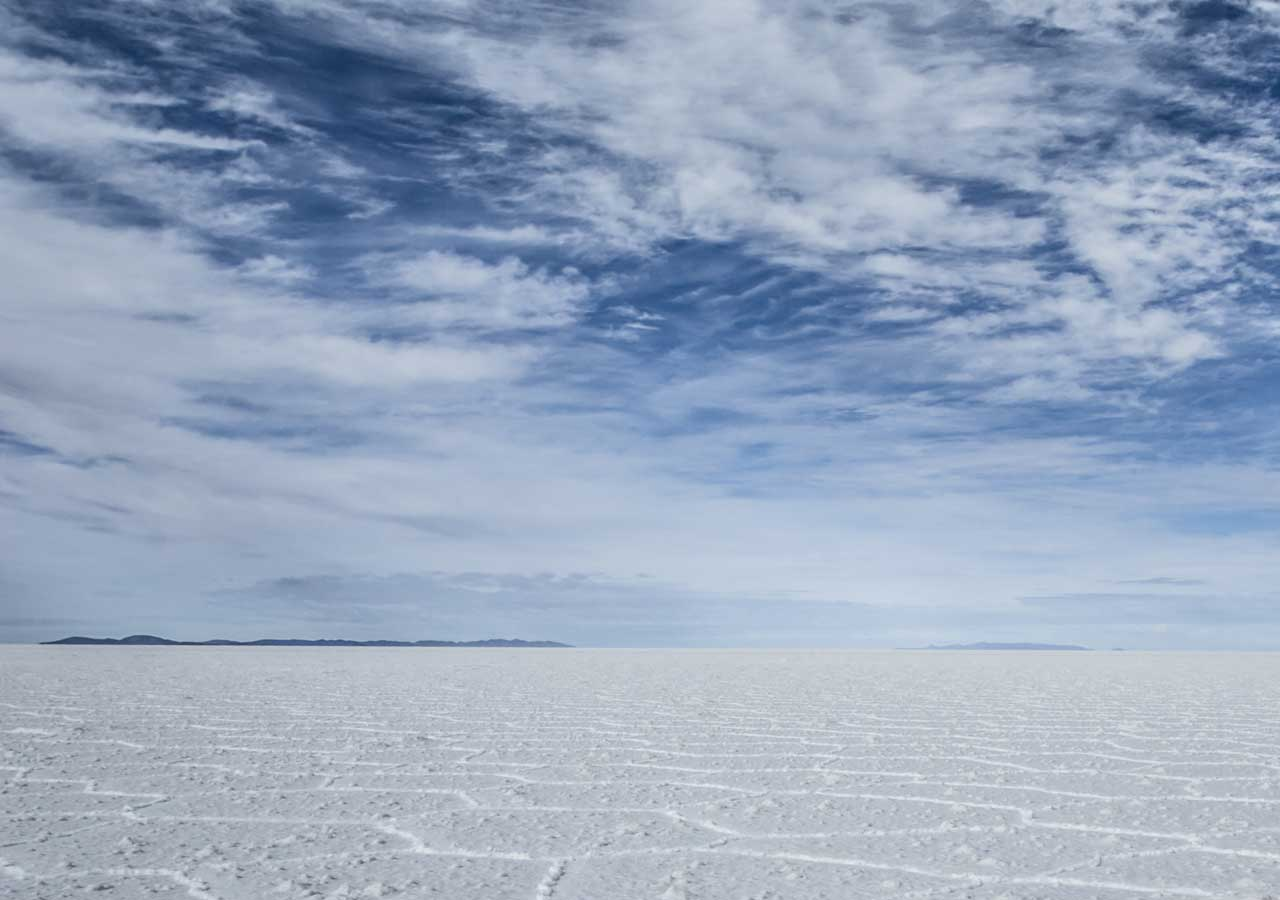
<file: src/index.html>
<!doctype html>
<html lang="en">
<head>
  <meta charset="utf-8">
  <title>ShoppingPlace</title>
  <base href="/">
  <meta name="viewport" content="width=device-width, initial-scale=1">
  <link rel="icon" type="image/x-icon" href="https://cdn0.iconfinder.com/data/icons/flat-design-business-set-5/24/store-local-512.png">
  <link href="https://fonts.googleapis.com/css?family=Roboto&display=swap" rel="stylesheet">
  <link rel="stylesheet" href="https://stackpath.bootstrapcdn.com/bootstrap/3.4.1/css/bootstrap.min.css" integrity="sha384-HSMxcRTRxnN+Bdg0JdbxYKrThecOKuH5zCYotlSAcp1+c8xmyTe9GYg1l9a69psu" crossorigin="anonymous">
  <link rel="stylesheet" href="src/styles.css">
  <link href="https://fonts.googleapis.com/css?family=Roboto:300,400,500&display=swap" rel="stylesheet">
  <link href="https://fonts.googleapis.com/icon?family=Material+Icons" rel="stylesheet">
  <script src="https://apis.google.com/js/platform.js?onload=onLoadCallback" async defer></script>
  <script>
    window.onLoadCallback = function(){
      gapi.load('auth2', () => {
        gapi.auth2.init({
        client_id: '527663602195-gfqiphtf3lphhqja12qn4gsqn7sjidad.apps.googleusercontent.com'
      });
      });
    }
  </script>
  <script type="text/javascript" src="https://connect.facebook.net/en_US/sdk.js"></script>
</head>
<body>
  <app-home></app-home>
</body>
</html>
</file>
